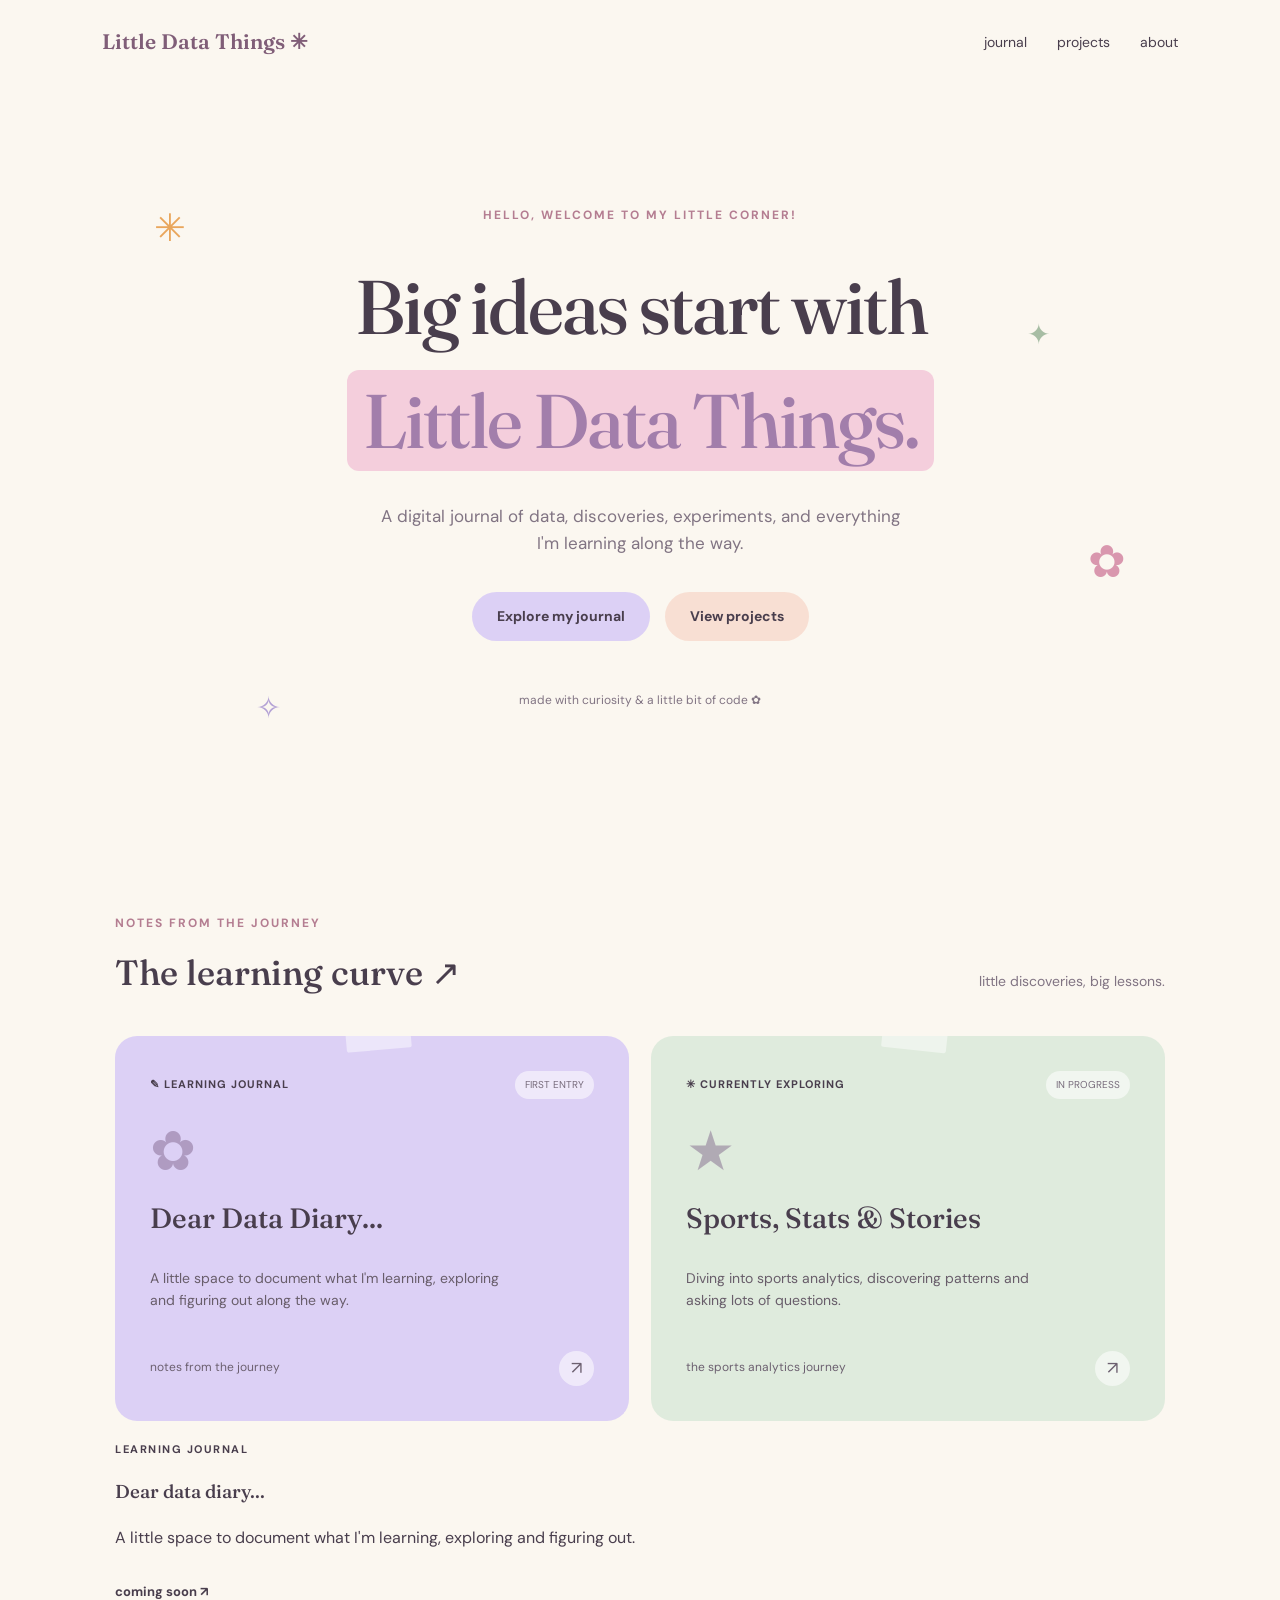
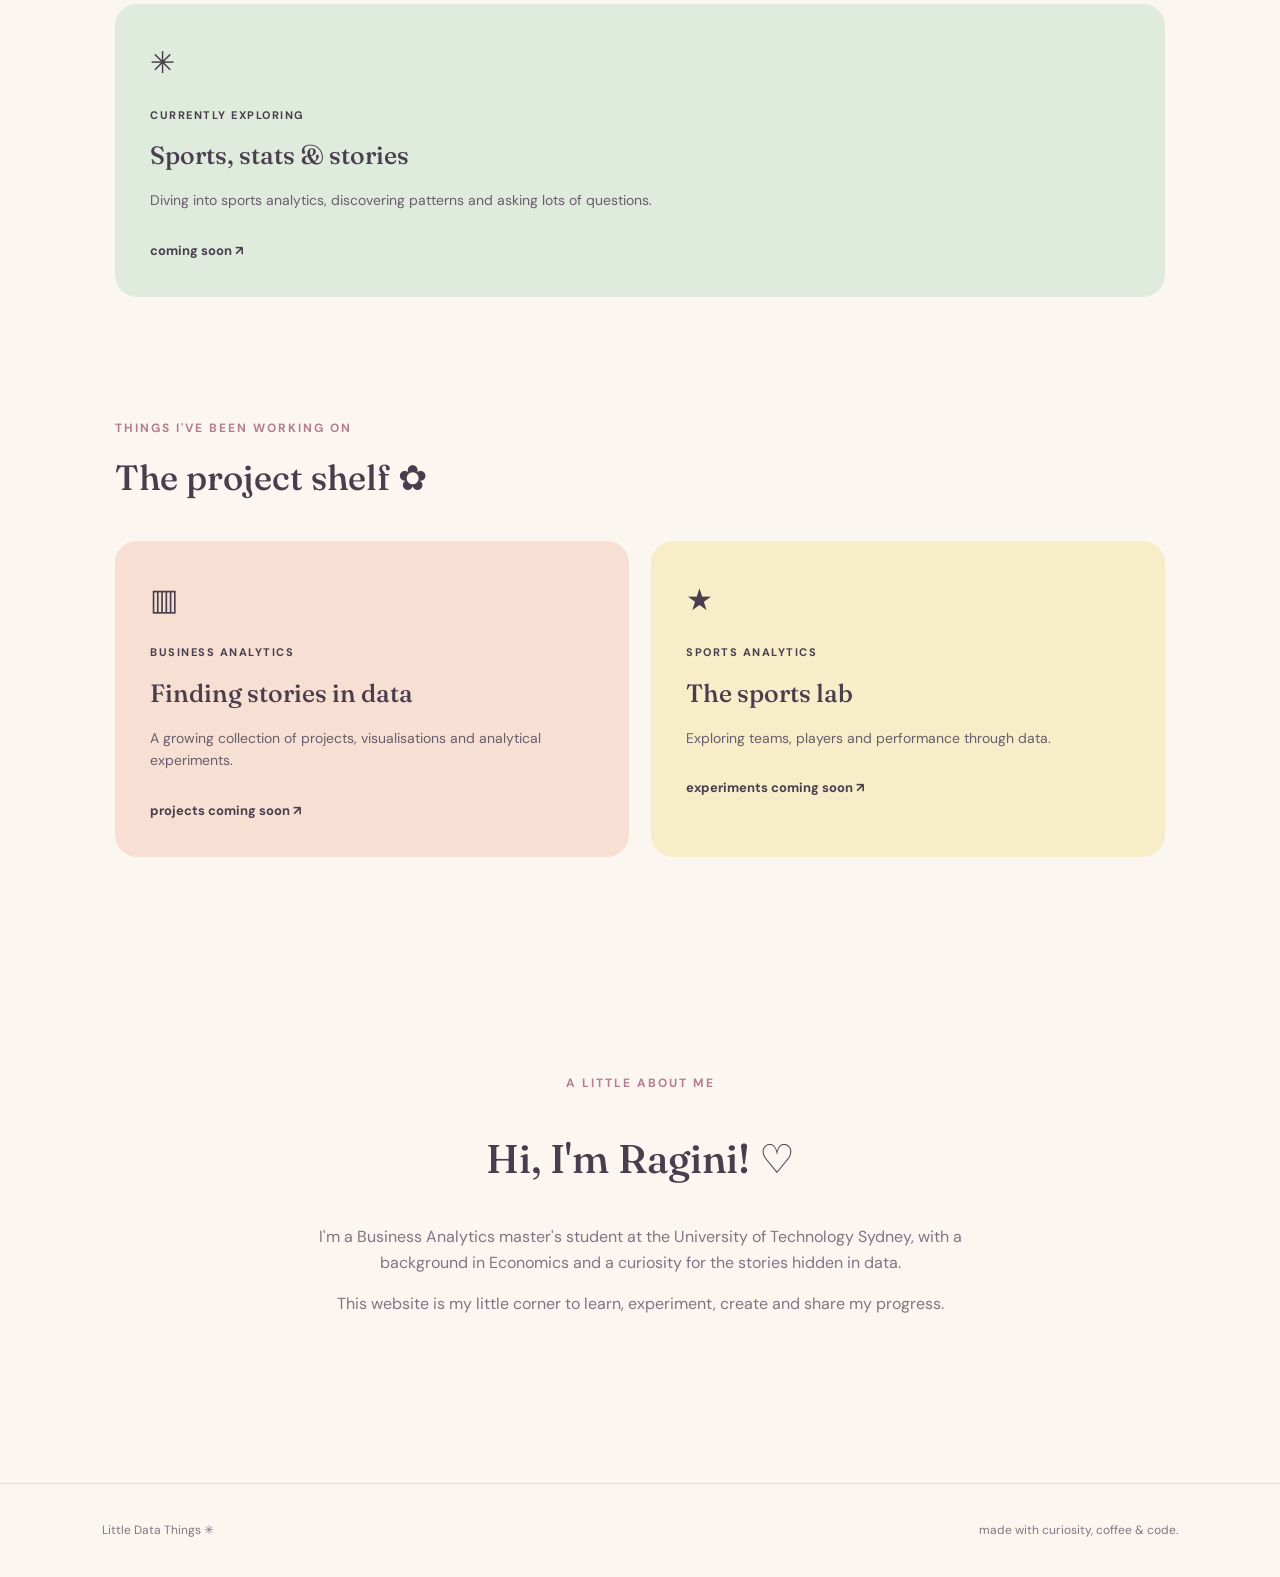
<file: index.html>
<!DOCTYPE html>
<html lang="en">
<head>
    <meta charset="UTF-8">
    <meta name="viewport" content="width=device-width, initial-scale=1.0">
    
<title>Little Data Things</title>

<!-- Google Fonts -->
<link rel="preconnect" href="https://fonts.googleapis.com">
<link rel="preconnect" href="https://fonts.gstatic.com" crossorigin>

<link href="https://fonts.googleapis.com/css2?family=DM+Sans:wght@400;500;600;700&family=Fraunces:opsz,wght@9..144,400;9..144,500;9..144,600;9..144,700&display=swap" rel="stylesheet">

<link rel="stylesheet" href="style.css">


<body>

    <!-- Navigation bar -->
    <nav class="navbar">
        <a href="#" class="logo">Little Data Things ✳</a>

        <div class="nav-links">
            <a href="#journal">journal</a>
            <a href="#projects">projects</a>
            <a href="#about">about</a>
        </div>
    </nav>

    <!-- Welcome section -->
    
<header class="hero">

    <!-- Decorative elements -->
    <span class="decoration star-one" aria-hidden="true">✳</span>
    <span class="decoration flower-one" aria-hidden="true">✿</span>
    <span class="decoration sparkle-one" aria-hidden="true">✦</span>
    <span class="decoration star-two" aria-hidden="true">✧</span>

    <p class="eyebrow">HELLO, WELCOME TO MY LITTLE CORNER!</p>


        <h1>
            Big ideas start with<br>
            <span class="highlight-text">Little Data Things.</span>
        </h1>

        <p class="hero-description">
            A digital journal of data, discoveries,
            experiments, and everything I'm learning
            along the way.
        </p>

        <div class="hero-buttons">
            <a href="#journal" class="button primary">
                Explore my journal
            </a>

            <a href="#projects" class="button secondary">
                View projects
            </a>
        </div>

        <p class="hero-note">made with curiosity & a little bit of code ✿</p>
    </header>

    <!-- Journal section -->
    <section id="journal" class="section">
        <div class="section-heading">
            <div>
                <p class="eyebrow">NOTES FROM THE JOURNEY</p>
                <h2>The learning curve ↗</h2>
            </div>
            <p>little discoveries, big lessons.</p>
        </div>

        
<div class="card-grid journal-grid">

    <!-- Journal card 1 -->
    <article class="card lavender journal-card">

        <div class="journal-top">
            <span class="journal-tag">✎ LEARNING JOURNAL</span>
            <span class="journal-date">FIRST ENTRY</span>
        </div>

        <div class="journal-illustration">✿</div>

        <h3>Dear Data Diary...</h3>

        <p>
            A little space to document what I'm
            learning, exploring and figuring out
            along the way.
        </p>

        
<div class="journal-bottom">
    <span>notes from the journey</span>

    <a href="journal/first-entry.html"
       class="journal-arrow"
       aria-label="Read Dear Data Diary">
        ↗
    </a>
</div>


    </article>

    <!-- Journal card 2 -->
    <article class="card sage journal-card">

        <div class="journal-top">
            <span class="journal-tag">✳ CURRENTLY EXPLORING</span>
            <span class="journal-date">IN PROGRESS</span>
        </div>

        <div class="journal-illustration">★</div>

        <h3>Sports, Stats & Stories</h3>

        <p>
            Diving into sports analytics,
            discovering patterns and asking
            lots of questions.
        </p>

        <div class="journal-bottom">
            <span>the sports analytics journey</span>
            <span class="journal-arrow">↗</span>
        </div>

    </article>

</div>

                <p class="card-category">LEARNING JOURNAL</p>
                <h3>Dear data diary...</h3>
                <p>
                    A little space to document what I'm
                    learning, exploring and figuring out.
                </p>
                <span class="card-link">coming soon ↗</span>
            </article>

            <article class="card sage">
                <div class="card-icon">✳</div>
                <p class="card-category">CURRENTLY EXPLORING</p>
                <h3>Sports, stats & stories</h3>
                <p>
                    Diving into sports analytics,
                    discovering patterns and asking
                    lots of questions.
                </p>
                <span class="card-link">coming soon ↗</span>
            </article>
        </div>
    </section>

    <!-- Projects section -->
    <section id="projects" class="section">
        <div class="section-heading">
            <div>
                <p class="eyebrow">THINGS I'VE BEEN WORKING ON</p>
                <h2>The project shelf ✿</h2>
            </div>
        </div>

        <div class="card-grid">
            <article class="card peach">
                <div class="card-icon">▥</div>
                <p class="card-category">BUSINESS ANALYTICS</p>
                <h3>Finding stories in data</h3>
                <p>
                    A growing collection of projects,
                    visualisations and analytical experiments.
                </p>
                <span class="card-link">projects coming soon ↗</span>
            </article>

            <article class="card yellow">
                <div class="card-icon">★</div>
                <p class="card-category">SPORTS ANALYTICS</p>
                <h3>The sports lab</h3>
                <p>
                    Exploring teams, players and
                    performance through data.
                </p>
                <span class="card-link">experiments coming soon ↗</span>
            </article>
        </div>
    </section>

    <!-- About section -->
    <section id="about" class="about-section">
        <p class="eyebrow">A LITTLE ABOUT ME</p>
        <h2>Hi, I'm Ragini! ♡</h2>
        <p>
            I'm a Business Analytics master's student at
            the University of Technology Sydney, with a
            background in Economics and a curiosity for
            the stories hidden in data.
        </p>
        <p>
            This website is my little corner to learn,
            experiment, create and share my progress.
        </p>
    </section>

    <footer>
        <p>Little Data Things ✳</p>
        <p>made with curiosity, coffee & code.</p>
    </footer>

</body>
</html>
</file>
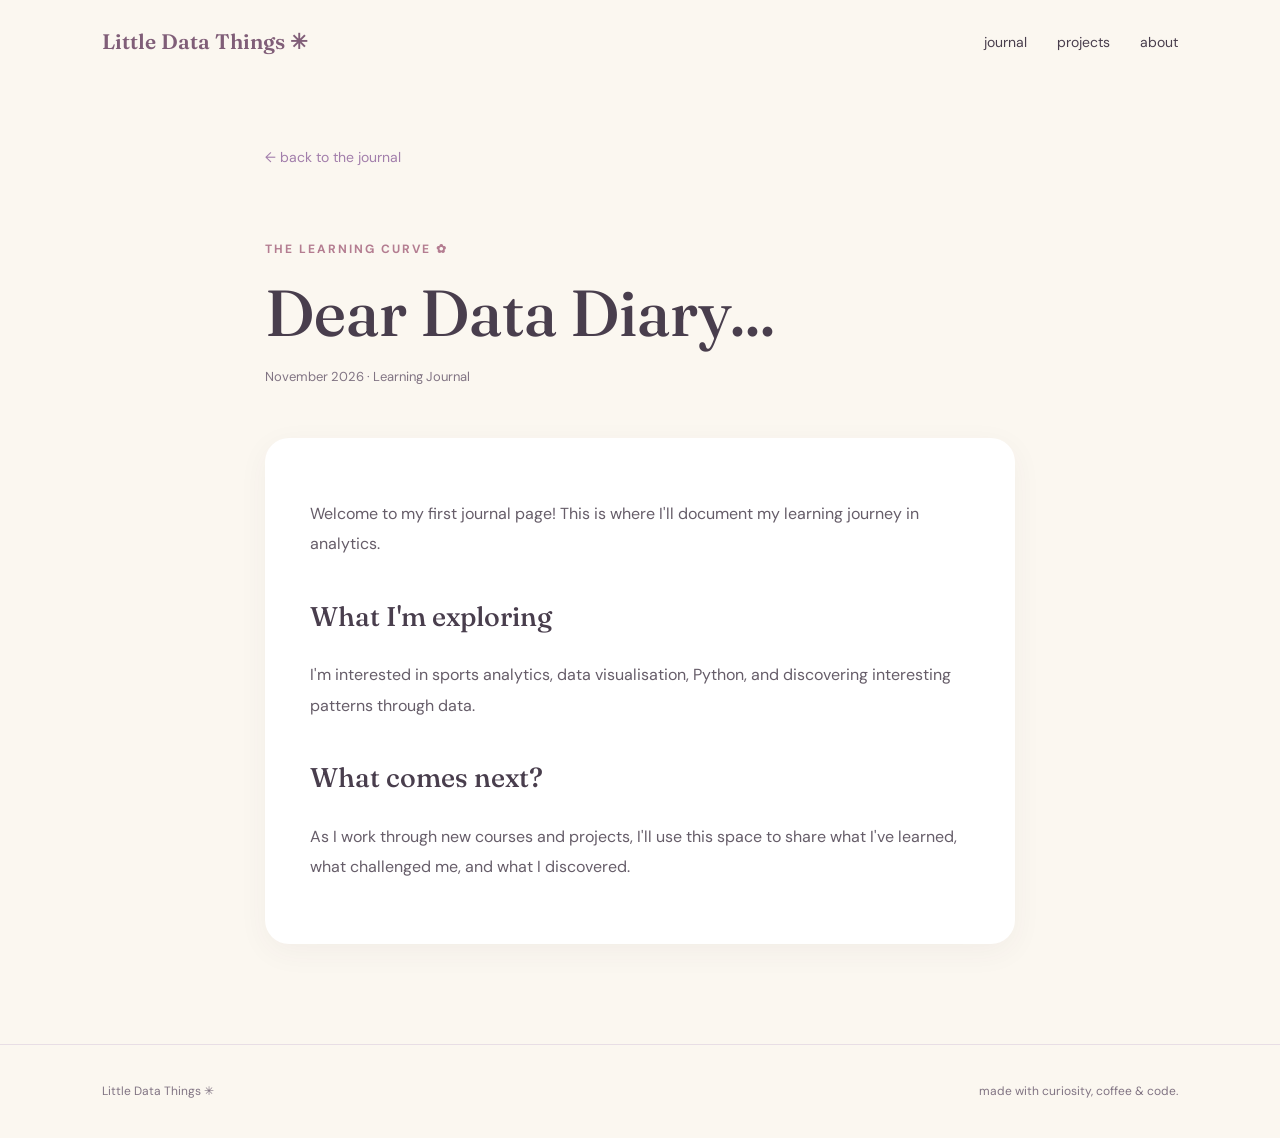
<file: Journal/first-entry.html>
<!DOCTYPE html>
<html lang="en">
<head>
    <meta charset="UTF-8">
    <meta name="viewport" content="width=device-width, initial-scale=1.0">

    <title>My First Entry | Little Data Things</title>

    <!-- Google Fonts -->
    <link rel="preconnect" href="https://fonts.googleapis.com">
    <link rel="preconnect" href="https://fonts.gstatic.com" crossorigin>

    <link href="https://fonts.googleapis.com/css2?family=DM+Sans:wght@400;500;600;700&family=Fraunces:opsz,wght@9..144,400;9..144,500;9..144,600;9..144,700&display=swap" rel="stylesheet">

    <link rel="stylesheet" href="../style.css">
</head>

<body>

    <nav class="navbar">
        <a href="../index.html" class="logo">
            Little Data Things ✳
        </a>

        <div class="nav-links">
            <a href="../index.html#journal">journal</a>
            <a href="../index.html#projects">projects</a>
            <a href="../index.html#about">about</a>
        </div>
    </nav>

    <main class="entry-page">

        <a href="../index.html#journal" class="back-link">
            ← back to the journal
        </a>

        <p class="eyebrow">THE LEARNING CURVE ✿</p>

        <h1>Dear Data Diary...</h1>

        <p class="entry-date">November 2026 · Learning Journal</p>

        <div class="entry-content">

            <p>
                Welcome to my first journal page!
                This is where I'll document my
                learning journey in analytics.
            </p>

            <h2>What I'm exploring</h2>

            <p>
                I'm interested in sports analytics,
                data visualisation, Python, and
                discovering interesting patterns
                through data.
            </p>

            <h2>What comes next?</h2>

            <p>
                As I work through new courses and
                projects, I'll use this space to
                share what I've learned, what
                challenged me, and what I discovered.
            </p>

        </div>

    </main>

    <footer>
        <p>Little Data Things ✳</p>
        <p>made with curiosity, coffee & code.</p>
    </footer>

</body>
</html>
</file>
<file: style.css>
/* 1. Website colours */

:root {
    --cream: #FBF7F0;
    --text: #493E4D;
    --muted: #817483;
    --pink: #F4CEDC;
    --lavender: #DCD0F5;
    --sage: #DFEBDD;
    --peach: #F8DFD3;
    --yellow: #F8EDC9;
    --coral: #EF886F;
}

/* 2. Basic page styling */

* {
    box-sizing: border-box;
}

html {
    scroll-behavior: smooth;
}

body {
    margin: 0;
    background-color: var(--cream);
    color: var(--text);
    font-family: "DM Sans", sans-serif;
    line-height: 1.6;
}


a {
    color: inherit;
    text-decoration: none;
}

/* 3. Navigation */

.navbar {
    display: flex;
    justify-content: space-between;
    align-items: center;
    padding: 25px 8%;
}

.logo {
    font-size: 21px;
    font-weight: bold;
    color: #805E78;
}

.nav-links {
    display: flex;
    gap: 30px;
}

.nav-links a {
    font-size: 14px;
    transition: color 0.2s ease;
}

.nav-links a:hover {
    color: var(--coral);
}

/* 4. Welcome section */

.hero {
    text-align: center;
    padding: 110px 20px 125px;
}

.eyebrow {
    font-size: 12px;
    font-weight: bold;
    letter-spacing: 2px;
    color: #B47D91;
}

.hero h1 {
    font-size: clamp(40px, 6vw, 76px);
    line-height: 1.5;
    letter-spacing: -2px;
    margin: 25px 0;
}

.hero h1 span {
    color: #A27EAB;
}

.hero-description {
    max-width: 540px;
    margin: 0 auto;
    font-size: 17px;
    color: var(--muted);
}

.hero-buttons {
    display: flex;
    justify-content: center;
    flex-wrap: wrap;
    gap: 15px;
    margin-top: 35px;
}

.button {
    display: inline-block;
    padding: 13px 25px;
    border-radius: 30px;
    font-size: 14px;
    font-weight: bold;
    transition: transform 0.2s ease;
}

.button:hover {
    transform: translateY(-4px);
}

.primary {
    background: var(--lavender);
}

.secondary {
    background: var(--peach);
}

.hero-note {
    margin-top: 50px;
    font-size: 12px;
    color: var(--muted);
}

/* 5. Journal and project sections */

.section {
    max-width: 1100px;
    margin: 0 auto;
    padding: 55px 25px;
}

.section-heading {
    display: flex;
    justify-content: space-between;
    align-items: end;
    gap: 20px;
    margin-bottom: 30px;
}

.section-heading h2 {
    font-size: 35px;
    margin: 5px 0;
}

.section-heading > p {
    color: var(--muted);
    font-size: 14px;
}

.card-grid {
    display: grid;
    grid-template-columns: repeat(2, 1fr);
    gap: 22px;
}

.card {
    padding: 35px;
    border-radius: 22px;
    min-height: 290px;
    transition: transform 0.25s ease;
}

.card:hover {
    transform: translateY(-6px);
}

.lavender { background: var(--lavender); }
.sage { background: var(--sage); }
.peach { background: var(--peach); }
.yellow { background: var(--yellow); }

.card-icon {
    font-size: 30px;
}

.card-category {
    font-size: 11px;
    font-weight: bold;
    letter-spacing: 1.5px;
    margin-top: 20px;
}

.card h3 {
    font-size: 25px;
    margin: 10px 0;
}

.card > p:not(.card-category) {
    color: #685D6A;
    font-size: 14px;
}

.card-link {
    display: inline-block;
    margin-top: 15px;
    font-size: 13px;
    font-weight: bold;
}

/* 6. About section */

.about-section {
    max-width: 750px;
    margin: 100px auto;
    padding: 50px 30px;
    text-align: center;
}

.about-section h2 {
    font-size: 40px;
}

.about-section > p:not(.eyebrow) {
    color: var(--muted);
}

/* 7. Footer */

footer {
    display: flex;
    justify-content: space-between;
    gap: 20px;
    padding: 25px 8%;
    border-top: 1px solid #E8DEE5;
    font-size: 12px;
    color: var(--muted);
}

/* 8. Mobile-friendly layout */

@media (max-width: 650px) {
    .navbar {
        flex-direction: column;
        gap: 15px;
    }

    .nav-links {
        gap: 20px;
    }

    .hero {
        padding: 75px 20px;
    }

    .card-grid {
        grid-template-columns: 1fr;
    }

    .section-heading {
        flex-direction: column;
        align-items: start;
    }

    footer {
        flex-direction: column;
        text-align: center;
        gap: 0;
    }
}

/* 9. Typography */

h1, h2, h3 {
    font-family: "Fraunces", Georgia, serif;
    font-weight: 500;
}

.logo {
    font-family: "Fraunces", Georgia, serif;
    font-weight: 600;
}

/* 10. Homepage heading highlight */


.highlight-text {
    color: #805E96;
    background-color: #F4CEDC;
    padding: 4px 16px;
    border-radius: 12px;
    -webkit-box-decoration-break: clone;
    box-decoration-break: clone;
}


/* 11. Homepage entrance animation */

@keyframes fadeInUp {
    from {
        opacity: 0;
        transform: translateY(20px);
    }

    to {
        opacity: 1;
        transform: translateY(0);
    }
}

.hero {
    animation: fadeInUp 0.8s ease-out both;
}

/* Respect visitors who prefer reduced motion */
@media (prefers-reduced-motion: reduce) {
    .hero {
        animation: none;
    }
}

/* 12. Homepage decorations */

.hero {
    position: relative;
    overflow: hidden;
}

.decoration {
    position: absolute;
    pointer-events: none;
    user-select: none;
}

.star-one {
    top: 15%;
    left: 12%;
    font-size: 38px;
    color: #E9A65C;
}

.flower-one {
    top: 58%;
    right: 12%;
    font-size: 45px;
    color: #D997AE;
}

.sparkle-one {
    top: 30%;
    right: 18%;
    font-size: 28px;
    color: #A7BDA4;
}

.star-two {
    bottom: 15%;
    left: 20%;
    font-size: 30px;
    color: #B3A1D5;
}

/* Smaller decorations on mobile */

@media (max-width: 650px) {
    .decoration {
        font-size: 20px;
        opacity: 0.6;
    }

    .star-one {
        left: 5%;
    }

    .flower-one {
        right: 5%;
    }

    .sparkle-one {
        right: 7%;
    }

    .star-two {
        left: 8%;
    }
}

/* 13. Floating decorations */

@keyframes float {
    0%, 100% {
        transform: translateY(0);
    }

    50% {
        transform: translateY(-10px);
    }
}

.decoration {
    animation: float 4s ease-in-out infinite;
}

.flower-one {
    animation-delay: 1s;
}

.sparkle-one {
    animation-delay: 2s;
}

.star-two {
    animation-delay: 1.5s;
}

@media (prefers-reduced-motion: reduce) {
    .decoration {
        animation: none;
    }
}


/* 14. Journal card design */

.journal-card {
    display: flex;
    flex-direction: column;
    position: relative;
    overflow: hidden;
    min-height: 340px;
}

.journal-top {
    display: flex;
    justify-content: space-between;
    align-items: center;
    gap: 12px;
}

.journal-tag {
    font-size: 11px;
    font-weight: 700;
    letter-spacing: 1px;
}

.journal-date {
    font-size: 10px;
    color: #776B7B;
    background: rgba(255, 255, 255, 0.55);
    padding: 6px 10px;
    border-radius: 20px;
    white-space: nowrap;
}

.journal-illustration {
    font-size: 55px;
    color: rgba(120, 90, 130, 0.45);
    margin: 25px 0 5px;
    line-height: 1;
}

.journal-card h3 {
    font-size: 28px;
    margin: 12px 0;
}

.journal-card > p {
    max-width: 360px;
}

.journal-bottom {
    display: flex;
    justify-content: space-between;
    align-items: center;
    gap: 15px;
    margin-top: auto;
    padding-top: 25px;
    font-size: 12px;
    color: #6C6070;
}

.journal-arrow {
    display: flex;
    align-items: center;
    justify-content: center;
    width: 35px;
    height: 35px;
    background: rgba(255, 255, 255, 0.55);
    border-radius: 50%;
    font-size: 18px;
}

/* 15. Scrapbook tape effect */

.journal-card::before {
    content: "";
    position: absolute;
    top: -8px;
    left: 45%;
    width: 65px;
    height: 22px;
    background: rgba(255, 255, 255, 0.45);
    transform: rotate(-5deg);
    border-radius: 2px;
}

.journal-card:nth-child(2)::before {
    transform: rotate(6deg);
}

/* 16. Journal arrow hover animation */

.journal-arrow {
    transition: transform 0.25s ease;
}

.journal-card:hover .journal-arrow {
    transform: translate(3px, -3px);
}

@media (prefers-reduced-motion: reduce) {
    .journal-arrow {
        transition: none;
    }
}


/* 17. Individual journal pages */

.entry-page {
    max-width: 800px;
    margin: 60px auto 100px;
    padding: 0 25px;
}

.back-link {
    display: inline-block;
    margin-bottom: 60px;
    font-size: 14px;
    color: #A27EAB;
}

.back-link:hover {
    color: var(--coral);
}

.entry-page h1 {
    font-size: clamp(40px, 6vw, 65px);
    line-height: 1.2;
    margin: 15px 0;
}

.entry-date {
    font-size: 13px;
    color: var(--muted);
    margin-bottom: 50px;
}

.entry-content {
    background: #FFFFFF;
    padding: 45px;
    border-radius: 24px;
    box-shadow: 0 8px 30px rgba(80, 60, 80, 0.05);
}

.entry-content p {
    font-size: 16px;
    line-height: 1.9;
    color: #665D69;
}

.entry-content h2 {
    font-size: 27px;
    margin-top: 35px;
}

@media (max-width: 650px) {
    .entry-page {
        margin-top: 35px;
    }

    .entry-content {
        padding: 25px;
    }
}
</file>
